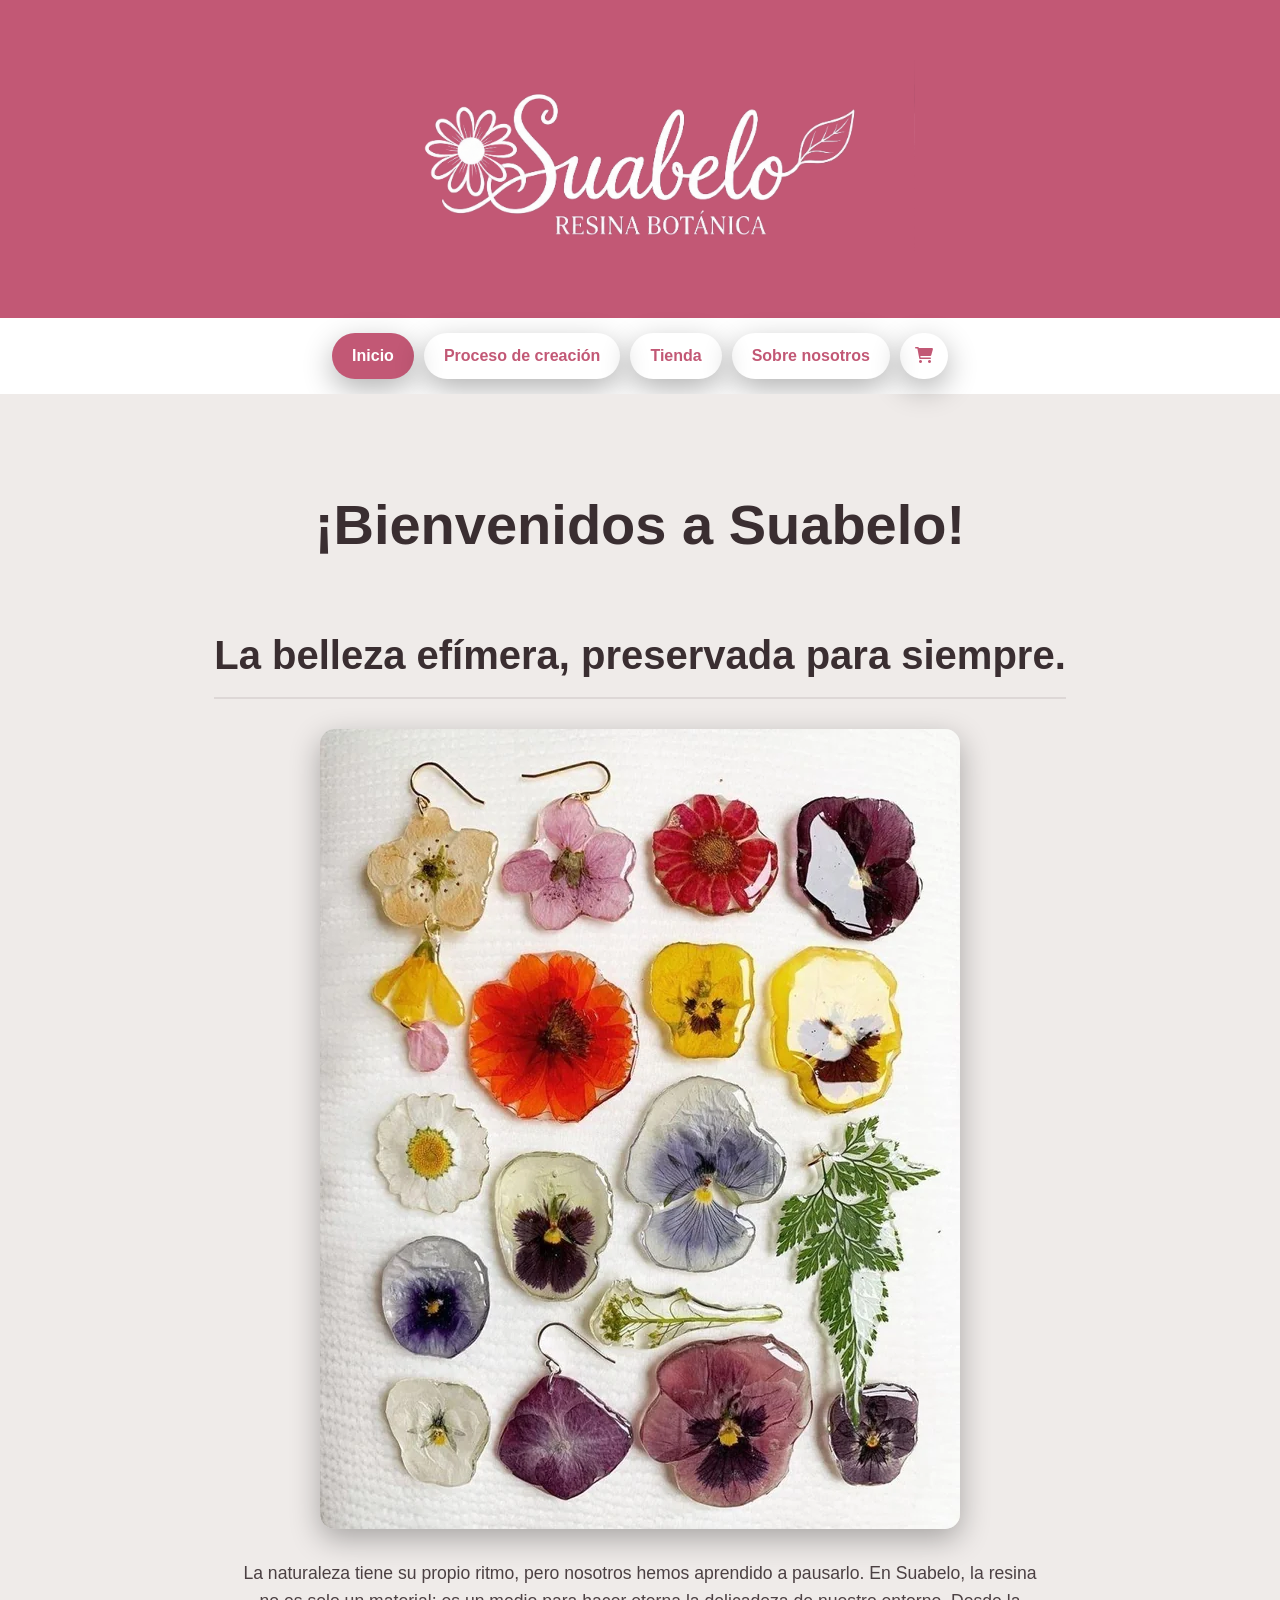
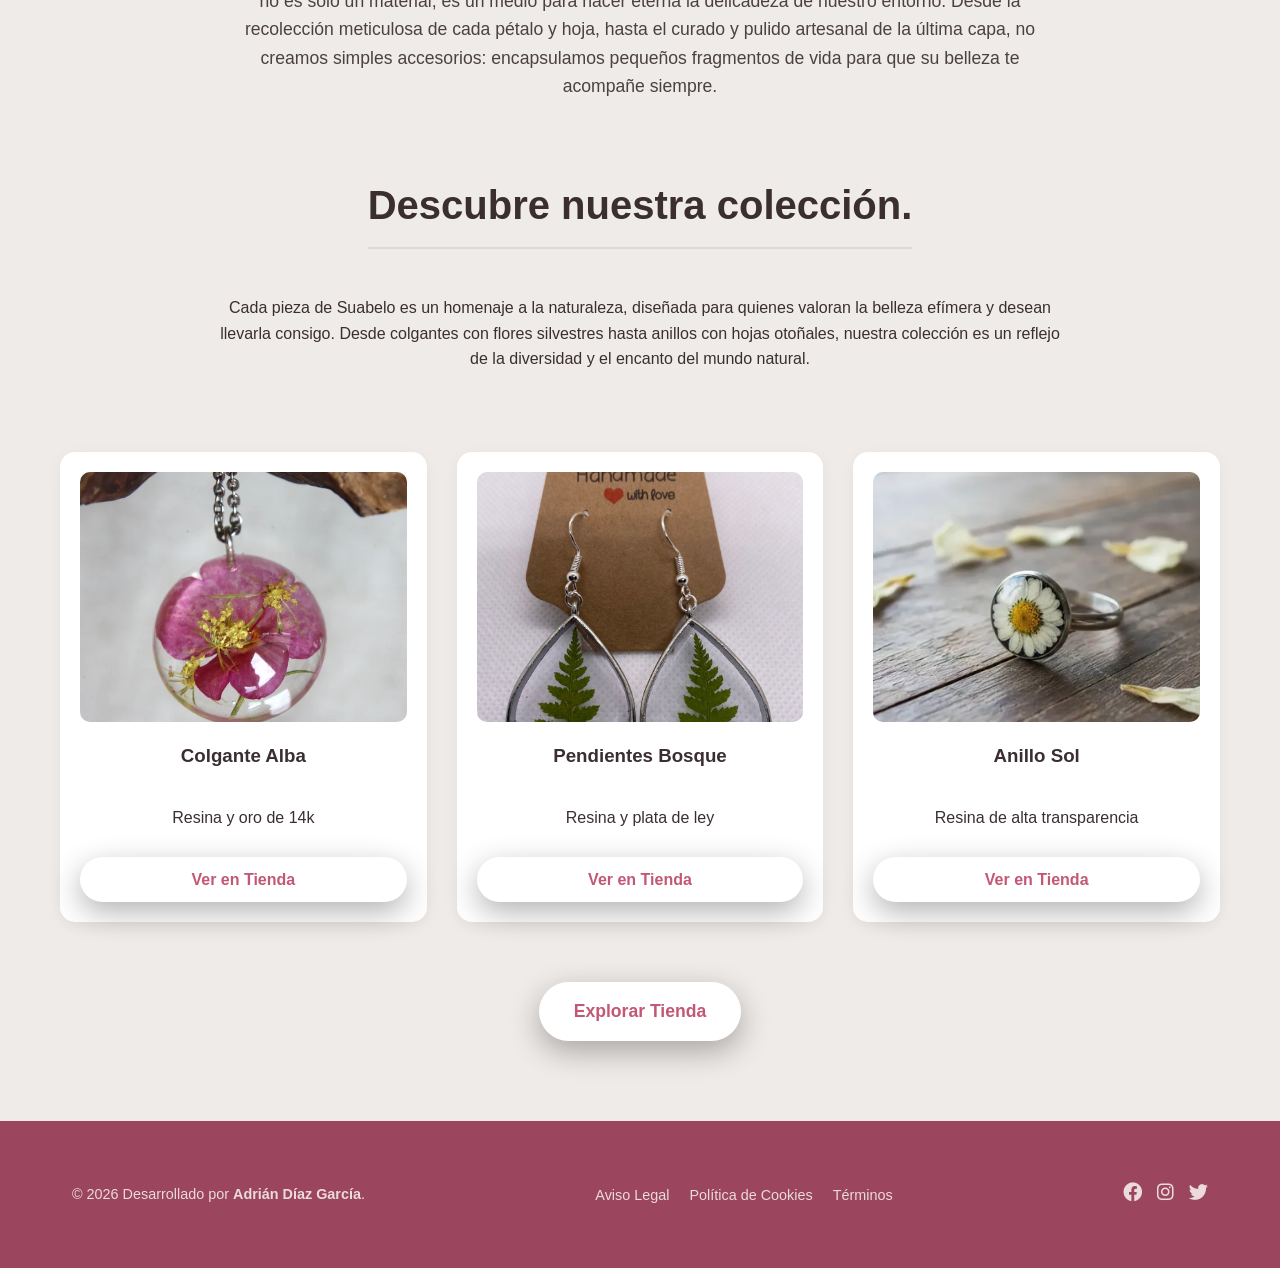
<file: Web/index.html>
<!DOCTYPE html>
<html lang="es">
    <head>
        <meta charset="UTF-8">
        <meta name="viewport" content="width=device-width, initial-scale=1.0">
        <meta name="description" content="Suabelo Resina Botánica.">
        <meta name="author" content="[T] Adrián Díaz García">
        <title>Inicio - Suabelo Resina Botánica</title>

        <link rel="stylesheet" href="css/estilos.css">
        <link rel="stylesheet" href="https://cdnjs.cloudflare.com/ajax/libs/font-awesome/6.0.0/css/all.min.css">
    </head>
    <body>
        <header>
            <img src="img/Suabelo_LOGO.png" alt="Logo_de_Suabelo" class="logo">
        </header>   

        <nav class="menu_navegacion">
            <a href="index.html" class="active">Inicio</a>
            <a href="procesocreativo.html">Proceso de creación</a>
            <a href="tienda.html">Tienda</a>
            <a href="sobrenosotros.html">Sobre nosotros</a>
            <a href="carrito.html" class="enlace-carrito" aria-label="Ver carrito de la compra">
            <i class="fas fa-shopping-cart"></i>
                <span class="badge-carrito">0</span> </a>
        </nav>

        <main>
            <section class="hero-intro">
                <h1>¡Bienvenidos a Suabelo!</h1>
                <h2>La belleza efímera, preservada para siempre.</h2>
                
                <div class="hero-image">
                    <img src="img/resin-flowers.webp" alt="Representación de flores sintéticas encapsuladas en resina.">
                </div>
                
                <p>
                    La naturaleza tiene su propio ritmo, pero nosotros hemos aprendido a pausarlo. En Suabelo, la resina no es solo un material; 
                    es un medio para hacer eterna la delicadeza de nuestro entorno. Desde la recolección meticulosa de cada pétalo y hoja, 
                    hasta el curado y pulido artesanal de la última capa, no creamos simples accesorios: encapsulamos pequeños fragmentos de vida 
                    para que su belleza te acompañe siempre.
                </p>
                
            </section>
            <section class="hero-tienda">
                <h2>Descubre nuestra colección.</h2>
                <p>
                    Cada pieza de Suabelo es un homenaje a la naturaleza, diseñada para quienes valoran la belleza efímera y desean llevarla consigo. 
                    Desde colgantes con flores silvestres hasta anillos con hojas otoñales, nuestra colección es un reflejo de la diversidad y el encanto del mundo natural.
                </p>
            </section>
            <section class="tienda-galeria">
                <div class="producto-card">
                    <img src="img/colgante-rosa.webp" alt="Colgante de resina con azalea rosa">
                    <h3>Colgante Alba</h3>
                    <p>Resina y oro de 14k</p>
                    <a href="tienda.html" class="boton-cta">Ver en Tienda</a>
                </div>

                <div class="producto-card">
                    <img src="img/pendientes-helecho.jpg" alt="Pendientes con mini helecho">
                    <h3>Pendientes Bosque</h3>
                    <p>Resina y plata de ley</p>
                    <a href="tienda.html" class="boton-cta">Ver en Tienda</a>
                </div>

                <div class="producto-card">
                    <img src="img/anillo-margarita.webp" alt="Anillo con margarita encapsulada">
                    <h3>Anillo Sol</h3>
                    <p>Resina de alta transparencia</p>
                    <a href="tienda.html" class="boton-cta">Ver en Tienda</a>
                </div>
            </section>

            <a href="tienda.html" class="boton-cta">Explorar Tienda</a>
        </main>
        
        <footer>
            <div class="footer-container">
                <div class="footer-logo">
                    <p>
                        &copy; 2026 Desarrollado por <strong>Adrián Díaz García</strong>.
                    </p>
                </div>
                
                <div class="footer-links">
                    <ul>
                        <li><a href="#">Aviso Legal</a></li>
                        <li><a href="#">Política de Cookies</a></li>
                        <li><a href="#">Términos</a></li>
                    </ul>
                </div>
                
                <div class="footer-social">
                    <a href="#" aria-label="Facebook"><i class="fab fa-facebook"></i></a>
                    <a href="#" aria-label="Instagram"><i class="fab fa-instagram"></i></a>
                    <a href="#" aria-label="Twitter"><i class="fab fa-twitter"></i></a>
                </div>
            </div>
        </footer>
        <script src="js/carrito.js"></script>
    </body>
</html>
</file>
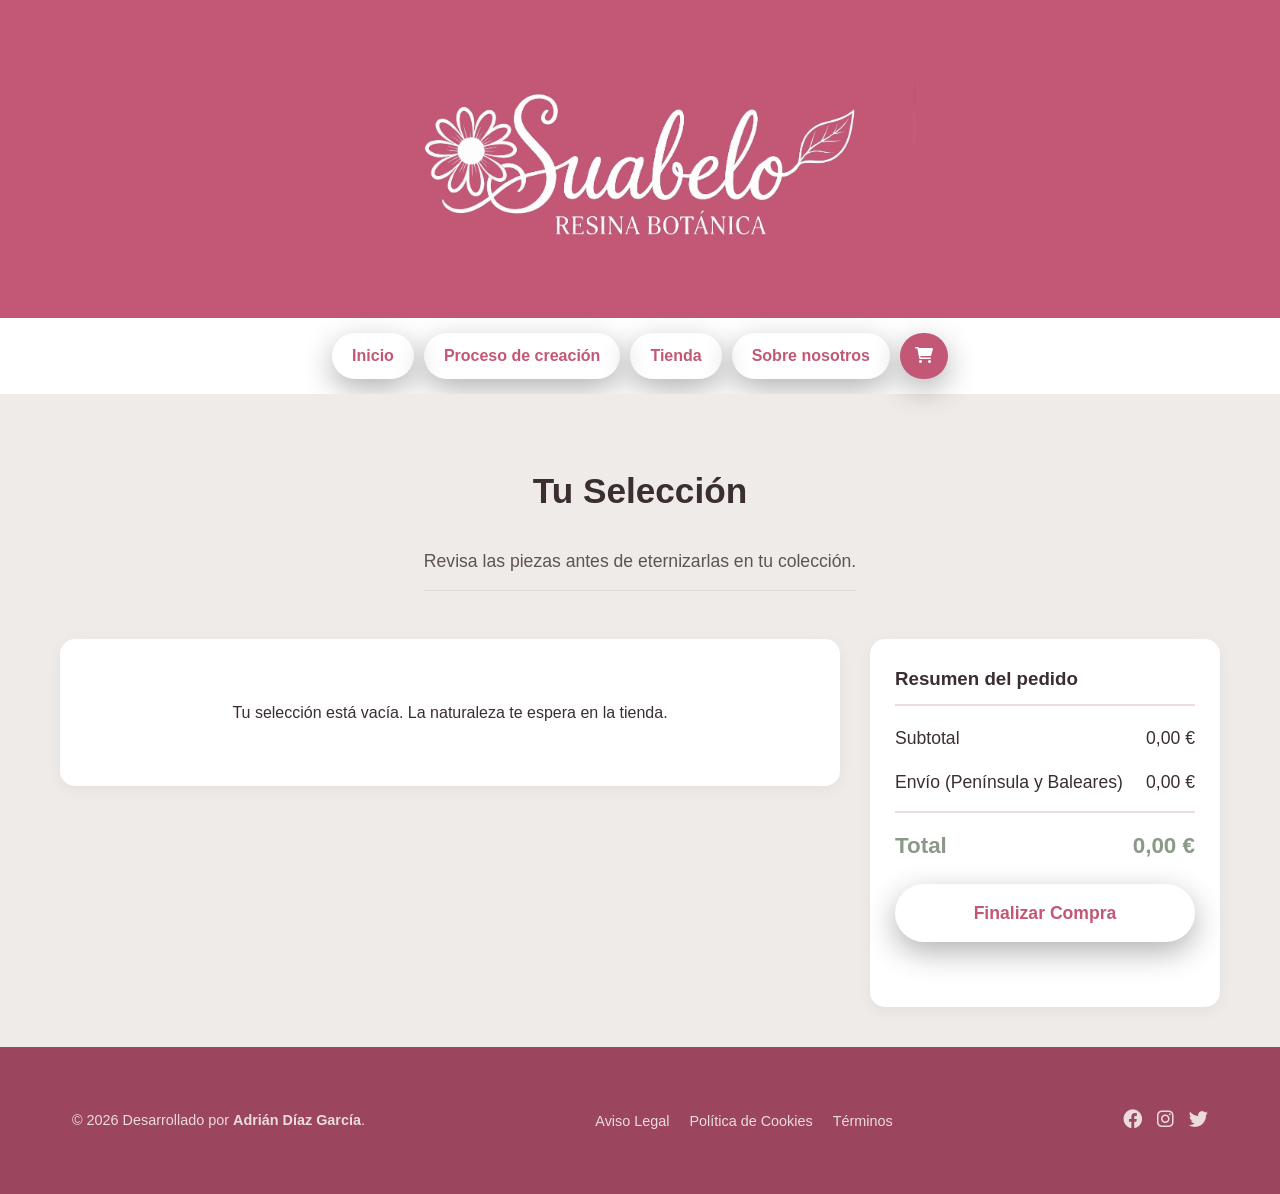
<file: Web/carrito.html>
<!DOCTYPE html>
<html lang="es">
    <head>
        <meta charset="UTF-8">
        <meta name="viewport" content="width=device-width, initial-scale=1.0">
        <meta name="description" content="Carrito de la compra de Suabelo.">
        <meta name="author" content="[T] Adrián Díaz García">
        <title>Carrito - Suabelo Resina Botánica</title>

        <link rel="stylesheet" href="css/estilos.css">
        <link rel="stylesheet" href="https://cdnjs.cloudflare.com/ajax/libs/font-awesome/6.0.0/css/all.min.css">
        
        <style>
            .contenedor-carrito { display: flex; gap: 30px; max-width: 1200px; margin: 0 auto; padding: 0 20px; align-items: flex-start; flex-wrap: wrap; }
            .lista-articulos { flex: 1; min-width: 60%; background: white; border-radius: 15px; padding: 25px; box-shadow: 0 4px 15px rgba(0,0,0,0.05); }
            .resumen-pedido { flex: 0 0 350px; background: white; border-radius: 15px; padding: 25px; box-shadow: 0 4px 15px rgba(0,0,0,0.05); }
            .articulo-carrito { display: flex; align-items: center; gap: 20px; border-bottom: 1px solid var(--color-brand-muted); padding-bottom: 20px; margin-bottom: 20px; }
            .articulo-carrito:last-child { border-bottom: none; margin-bottom: 0; padding-bottom: 0; }
            .articulo-carrito img { width: 100px; height: 100px; object-fit: cover; border-radius: 10px; }
            .info-articulo { flex: 1; }
            .info-articulo h3 { margin: 0 0 5px 0; font-size: 1.2rem; }
            .boton-eliminar { color: #d9534f; background: none; border: none; cursor: pointer; font-size: 1.2rem; }
            .boton-eliminar:hover { color: #c9302c; }
            .resumen-pedido h3 { margin-top: 0; border-bottom: 2px solid var(--color-brand-muted); padding-bottom: 10px; }
            .linea-resumen { display: flex; justify-content: space-between; margin-bottom: 15px; font-size: 1.1rem; }
            .total-resumen { font-weight: bold; font-size: 1.4rem; color: var(--color-accent); border-top: 2px solid var(--color-brand-muted); padding-top: 15px; margin-top: 15px; }
        </style>
    </head>
    <body>
        <header>
            <img src="img/Suabelo_LOGO.png" alt="Logo_de_Suabelo" class="logo">
        </header>   

        <nav class="menu_navegacion">
            <a href="index.html">Inicio</a>
            <a href="procesocreativo.html">Proceso de creación</a>
            <a href="tienda.html">Tienda</a>
            <a href="sobrenosotros.html">Sobre nosotros</a>
            <a href="carrito.html" class="enlace-carrito active" aria-label="Ver carrito de la compra">
                <i class="fas fa-shopping-cart"></i>
                <span class="badge-carrito"></span> 
            </a>
        </nav>

        <main>
            <section class="tienda-header">
                <h1>Tu Selección</h1>
                <p class="tienda-descripcion">Revisa las piezas antes de eternizarlas en tu colección.</p>
            </section>

            <div class="contenedor-carrito">
                
                <div class="lista-articulos">
                    
                    <div class="articulo-carrito">
                        <img src="img/colgante-rosa.webp" alt="Colgante Alba">
                        <div class="info-articulo">
                            <h3>Colgante Alba</h3>
                            <p>Resina y oro de 14k</p>
                        </div>
                        <div class="precio-articulo">
                            <span class="precio">35,00 €</span>
                        </div>
                        <button class="boton-eliminar" aria-label="Eliminar artículo"><i class="fas fa-trash-alt"></i></button>
                    </div>

                    <div class="articulo-carrito">
                        <img src="img/pendientes-helecho.jpg" alt="Pendientes Bosque">
                        <div class="info-articulo">
                            <h3>Pendientes Bosque</h3>
                            <p>Resina y plata de ley</p>
                        </div>
                        <div class="precio-articulo">
                            <span class="precio">28,00 €</span>
                        </div>
                        <button class="boton-eliminar" aria-label="Eliminar artículo"><i class="fas fa-trash-alt"></i></button>
                    </div>

                </div>

                <div class="resumen-pedido">
                    <h3>Resumen del pedido</h3>
                    
                    <div class="linea-resumen">
                        <span>Subtotal</span>
                        <span>63,00 €</span>
                    </div>
                    <div class="linea-resumen">
                        <span>Envío (Península y Baleares)</span>
                        <span>4,50 €</span>
                    </div>
                    
                    <div class="linea-resumen total-resumen">
                        <span>Total</span>
                        <span>67,50 €</span>
                    </div>

                    <a href="#" class="boton-cta" style="width: 100%; text-align: center; margin-top: 20px;">Finalizar Compra</a>
                </div>

            </div>
        </main>
        
        <footer>
            <div class="footer-container">
                <div class="footer-logo">
                    <p>&copy; 2026 Desarrollado por <strong>Adrián Díaz García</strong>.</p>
                </div>
                <div class="footer-links">
                    <ul>
                        <li><a href="#">Aviso Legal</a></li>
                        <li><a href="#">Política de Cookies</a></li>
                        <li><a href="#">Términos</a></li>
                    </ul>
                </div>
                <div class="footer-social">
                    <a href="#" aria-label="Facebook"><i class="fab fa-facebook"></i></a>
                    <a href="#" aria-label="Instagram"><i class="fab fa-instagram"></i></a>
                    <a href="#" aria-label="Twitter"><i class="fab fa-twitter"></i></a>
                </div>
            </div>
        </footer>
        <script src="js/carrito.js"></script>
    </body>
</html>
</file>
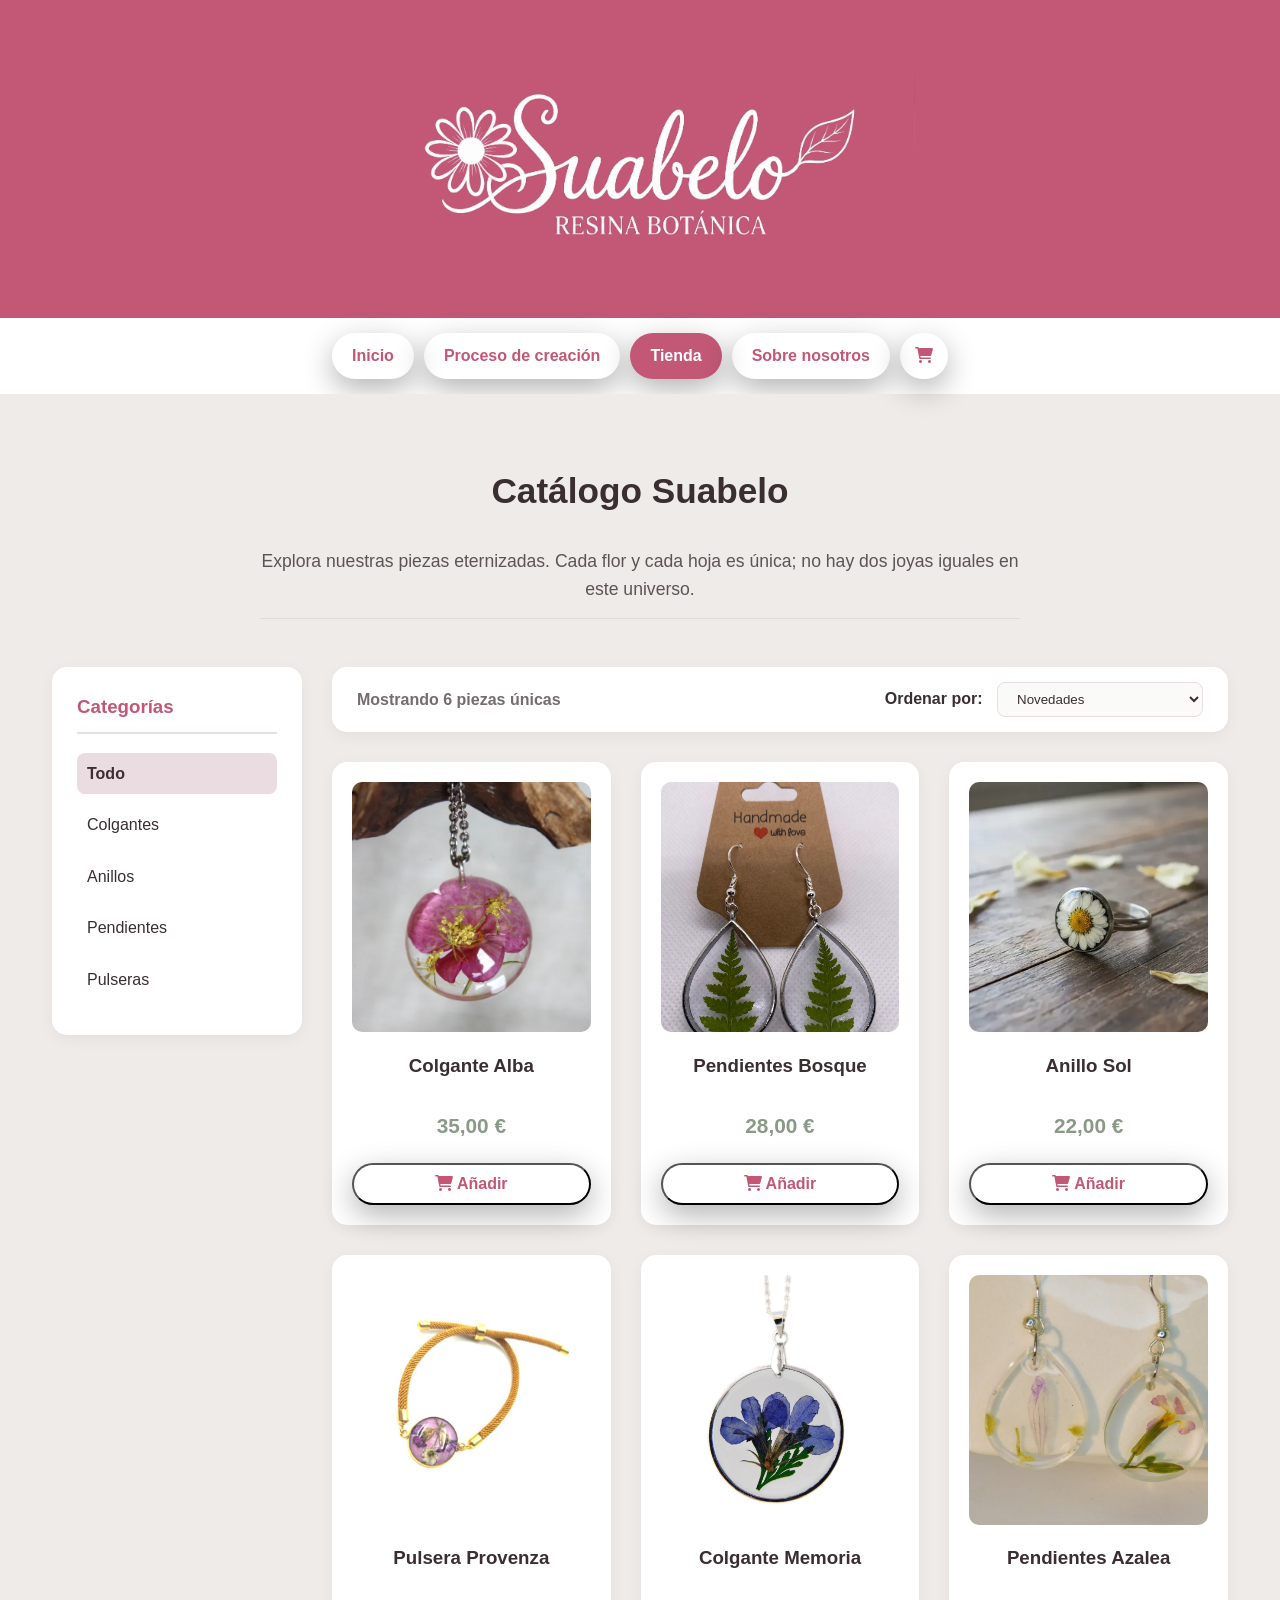
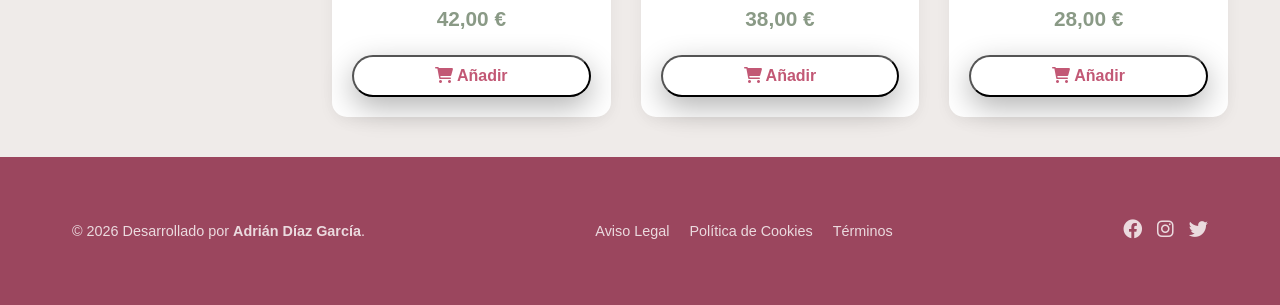
<file: Web/tienda.html>
<!DOCTYPE html>
<html lang="es">
    <head>
        <meta charset="UTF-8">
        <meta name="viewport" content="width=device-width, initial-scale=1.0">
        <meta name="description" content="Catálogo de piezas únicas de Suabelo. Joyería botánica y resina.">
        <meta name="author" content="[T] Adrián Díaz García">
        <title>Tienda - Suabelo Resina Botánica</title>

        <link rel="stylesheet" href="css/estilos.css">
        <link rel="stylesheet" href="https://cdnjs.cloudflare.com/ajax/libs/font-awesome/6.0.0/css/all.min.css">
    </head>
    <body>
        <header>
            <img src="img/Suabelo_LOGO.png" alt="Logo_de_Suabelo" class="logo">
        </header>   

        <nav class="menu_navegacion">
            <a href="index.html">Inicio</a>
            <a href="procesocreativo.html">Proceso de creación</a>
            <a href="tienda.html" class="active">Tienda</a>
            <a href="sobrenosotros.html">Sobre nosotros</a>
            <a href="carrito.html" class="enlace-carrito" aria-label="Ver carrito de la compra">
            <i class="fas fa-shopping-cart"></i>
                <span class="badge-carrito">0</span> </a>
        </nav>

        <main>
            <section class="tienda-header">
                <h1>Catálogo Suabelo</h1>
                <p class="tienda-descripcion">Explora nuestras piezas eternizadas. Cada flor y cada hoja es única; no hay dos joyas iguales en este universo.</p>
            </section>

            <div class="contenedor-tienda">
    
                <aside class="filtros-tienda">
                    <h3>Categorías</h3>
                    <ul>
                        <li><a href="#" class="filtro-activo">Todo</a></li>
                        <li><a href="#">Colgantes</a></li>
                        <li><a href="#">Anillos</a></li>
                        <li><a href="#">Pendientes</a></li>
                        <li><a href="#">Pulseras</a></li>
                    </ul>
                </aside>

                <div class="area-productos">
        
                    <div class="controles-tienda">
                        <p class="contador-resultados">Mostrando 6 piezas únicas</p>
                        <div class="selector-orden">
                            <label for="ordenar">Ordenar por:</label>
                            <select id="ordenar" name="ordenar">
                                <option value="novedades">Novedades</option>
                                <option value="precio-asc">Precio: de menor a mayor</option>
                                <option value="precio-desc">Precio: de mayor a menor</option>
                            </select>
                        </div>
                    </div>
                    <section class="tienda-galeria">
                    
                        <div class="producto-card">
                            <img src="img/colgante-rosa.webp" alt="Colgante de resina con azalea rosa">
                            <h3>Colgante Alba</h3>
                            <p class="precio">35,00 €</p>
                            <button class="boton-cta" data-id="1"><i class="fas fa-shopping-cart"></i> Añadir</button>
                        </div>

                        <div class="producto-card">
                            <img src="img/pendientes-helecho.jpg" alt="Pendientes con mini helecho">
                            <h3>Pendientes Bosque</h3>
                            <p class="precio">28,00 €</p>
                            <button class="boton-cta" data-id="2"><i class="fas fa-shopping-cart"></i> Añadir</button>
                        </div>

                        <div class="producto-card">
                            <img src="img/anillo-margarita.webp" alt="Anillo con margarita encapsulada">
                            <h3>Anillo Sol</h3>
                            <p class="precio">22,00 €</p>
                            <button class="boton-cta" data-id="3"><i class="fas fa-shopping-cart"></i> Añadir</button>
                        </div>

                        <div class="producto-card">
                            <img src="img/pulsera-lavanda.jpg" alt="Pulsera rígida con lavanda">
                            <h3>Pulsera Provenza</h3>
                            <p class="precio">42,00 €</p>
                            <button class="boton-cta" data-id="4"><i class="fas fa-shopping-cart"></i> Añadir</button>
                        </div>

                        <div class="producto-card">
                            <img src="img/colgante-nomeolvides.jpg" alt="Colgante con flor nomeolvides">
                            <h3>Colgante Memoria</h3>
                            <p class="precio">38,00 €</p>
                            <button class="boton-cta" data-id="5"><i class="fas fa-shopping-cart"></i> Añadir</button>
                        </div>

                        <div class="producto-card">
                            <img src="img/pendientes-azalea.jpg" alt="Pendientes con azalea">
                            <h3>Pendientes Azalea</h3>
                            <p class="precio">28,00 €</p>
                            <button class="boton-cta" data-id="6"><i class="fas fa-shopping-cart"></i> Añadir</button>
                        </div>
                    </section>
                </div>
            </div>
        </main>
        
        <footer>
            <div class="footer-container">
                <div class="footer-logo">
                    <p>
                        &copy; 2026 Desarrollado por <strong>Adrián Díaz García</strong>.
                    </p>
                </div>
                
                <div class="footer-links">
                    <ul>
                        <li><a href="#">Aviso Legal</a></li>
                        <li><a href="#">Política de Cookies</a></li>
                        <li><a href="#">Términos</a></li>
                    </ul>
                </div>
                
                <div class="footer-social">
                    <a href="#" aria-label="Facebook"><i class="fab fa-facebook"></i></a>
                    <a href="#" aria-label="Instagram"><i class="fab fa-instagram"></i></a>
                    <a href="#" aria-label="Twitter"><i class="fab fa-twitter"></i></a>
                </div>
            </div>
        </footer>
        <script src="js/carrito.js"></script>
    </body>
</html>
</file>
<file: Web/css/estilos.css>
/* =========================================
   ESTILOS GLOBALES VARIABLES CSS (PALETA DE COLORES)
   ========================================= */
:root {
    --color-primary: #ffffff;         /* Blanco puro para contrastes fuertes */
    --color-bg-light: #C25875;        /* El rosa original y elegante de tu logo (Cabecera) */
    
    /* LOS TONOS BOTÁNICOS */
    --color-bg-main: #FAFAF8;         /* Blanco roto cálido (color lino o crema muy suave) para el fondo */
    --color-brand-muted: #EADCE0;     /* Un rosa polvo casi gris, para detalles secundarios */
    --color-text-dark: #3A2E31;       /* Gris carbón con un subtono ciruela, mucho más elegante que el negro puro */
    --color-accent: #8A9A86;          /* Un verde salvia apagado. La botánica necesita hojas, no solo flores. */
}

/* =========================================
   RESET BÁSICO 
 ========================================= */
* {
    box-sizing: border-box;  /* El padding y borde se incluyen en el tamaño total */
}

/* =========================================
   ARQUITECTURA DEL HTML
   ========================================= */
html { 
    scroll-behavior: smooth; /* Desplazamiento suave al navegar por anclas */
    height: 100%;            /* Asegura altura completa de la ventana */
}

/* =========================================
   ESTILOS DEL BODY (CUERPO)
   ========================================= */
body { 
    font-family: Assistant, sans-serif;  /* Aplica la fuente definida en variables */
    background-color: var(--color-bg-light);   /* Color de fondo global */
    color: var(--color-text-dark);           /* Color de texto global */
    line-height: 1.6;                 /* Altura de línea para mejor legibilidad */
    margin: 0;              /* Elimina los márgenes por defecto del navegador */
    
    /* Configuración para "Sticky Footer" (Pie de página pegado abajo) */
    min-height: 100vh;      /* Altura mínima del 100% de la ventana visible */
    display: flex;          /* Activamos el modelo de caja flexible */          
    flex-direction: column;   /* Elementos apilados verticalmente (Header, Main, Footer) */ 
    overflow-x: hidden; /* Corta por lo sano cualquier elemento que intente salirse por los lados */
}

/* =========================================
   ESTILOS DE TIPOGRAFÍA Y ETIQUETAS BASE
   ========================================= */
h1 {
    font-size: 3.5rem;      /* Tamaño de fuente grande para el título principal */
    margin-bottom: 20px;    /* Separación inferior */
    color: var(--color-text-dark); /* Usa el color blanco definido */
}

/* =========================================
   ESTILOS DEL MAIN (CONTENIDO PRINCIPAL) 
   ========================================= */
main {
    flex: 1;
    background-color: #EFEBE9; /* Pon aquí el HEX del color que prefieras */
    width: 100%;
    padding-top: 40px; /* Le damos aire al h1 por arriba */
    padding-bottom: 40px;
    color: var(--color-text-dark); /* Color de texto más oscuro para mejor contraste sobre el fondo claro */
}

/* =========================================
   PIE DE PÁGINA (FOOTER)
   ========================================= */
footer { 
    background-color: rgba(0,0,0,0.2); /* Fondo ligeramente más oscuro */
    padding: 3rem 0;                   /* Altura del footer */
    margin-top: auto;                  /* Empuja hacia abajo si sobra espacio */
} 

.footer-container { 
    max-width: 1200px;           /* Ancho máximo contenido */
    margin: 0 auto;              /* Centrado */
    display: flex;               /* Flexbox para columnas */
    justify-content: space-between; /* Distribución espaciada */
    align-items: center;         /* Alineación vertical */
    padding: 0 2rem; 
    flex-wrap: wrap;             /* Adaptable a móviles */
    gap: 20px;
} 

.footer-logo {
    color: var(--color-primary); /* Texto blanco */
    text-decoration: none;
    font-size: 0.9rem;
    opacity: 0.8;               /* Un poco transparente por defecto */
    transition: opacity 0.3s;
}

/* Enlaces del Footer */
.footer-links ul {
    list-style: none;   /* Sin puntos */
    padding: 0;
    margin: 0;
    display: flex;      /* Enlaces en horizontal */
    gap: 20px;          /* Separación */
}

.footer-links a, .footer-social a {
    color: var(--color-primary); /* Texto blanco */
    text-decoration: none;
    font-size: 0.9rem;
    opacity: 0.8;               /* Un poco transparente por defecto */
    transition: opacity 0.3s;
}

.footer-links a:hover, .footer-social a:hover {
    opacity: 1;                 /* Totalmente visible al pasar ratón */
    text-decoration: underline;
}

/* Redes Sociales */
.footer-social {
    display: flex;
    gap: 15px; /* Separación entre iconos */
}

.footer-social i {
    font-size: 1.2rem; /* Tamaño de iconos */
}

/* =========================================
   ESTILOS DEL HEADER (CABECERA)
   ========================================= */
header {       
    margin: 60px auto 0 auto;  /* Margen superior grande, centrado horizontal, inferior pequeño */
    max-width: 1200px;            /* Ancho máximo del contenido */
    width: 100%;                  /* Ocupa el ancho disponible */
    text-align: center;           /* Centra el texto y elementos inline */
    padding: 0 20px;              /* Espacio interno lateral */
}

/* =========================================
   LISTAS DE RECURSOS (CAJA BLANCA)
   ========================================= */
.link-list, .videos-list {
    background: white;           /* Fondo blanco sólido */
    border-radius: 20px;         /* Bordes redondeados */
    padding: 30px 50px;          /* Espacio interno generoso */
    width: fit-content;          /* La caja se ajusta al contenido */
    max-width: 100%;             /* No desborda en móviles */
    margin: 0 auto 40px auto;    /* Centrado horizontal */
    text-align: left;            /* Texto alineado a la izquierda */
    color: var(--color-bg-light); /* Texto morado oscuro (contraste sobre blanco) */
}

.link-list h3, .videos-list h3 {
    color: var(--color-bg-light); /* Títulos en morado */
}

.link-list ol, .videos-list ol {
    padding-left: 20px; /* Sangría de la lista */
}

.link-list li, .videos-list li {
    margin-bottom: 15px; /* Separación entre enlaces */
    color: var(--color-bg-light);
}

.link-list a, .videos-list a {
    color: var(--color-bg-light); /* Enlaces en fucsia */
    font-weight: bold;            /* Negrita */
    text-decoration: underline;   /* Subrayado */
}

.link-list a:hover, .videos-list a:hover {
    color: var(--color-bg-light); /* Cambio de color al pasar el ratón (Feedback) */
}

/* =========================================
   BOTONES (CTA - Call To Action)
   ========================================= */
.boton-cta {
    display: block;             /* Deja de ser texto y se convierte en un bloque estructural */
    width: fit-content;         /* Evita que el bloque ocupe toda la pantalla de lado a lado */
    margin: 40px auto;          /* Centrado mágico: empuja igual desde la izquierda y la derecha */

    padding: 15px 35px;             /* Tamaño del botón */
    background-color: var(--color-primary); /* Fondo blanco */
    color: var(--color-bg-light);           /* Texto morado */
    text-decoration: none;          /* Sin subrayado */
    font-weight: bold;              
    font-size: 1.1rem;
    border-radius: 50px;            /* Forma de píldora */
    transition: transform 0.2s ease, box-shadow 0.2s ease; /* Animación */
    margin-top: 20px;
    box-shadow: 0 10px 30px rgba(0,0,0,0.3); /* Sombra difusa para dar profundidad */
}

.boton-cta:hover {
    background-color: var(--color-bg-light); /* Fondo morado al pasar el ratón */
    color: var(--color-primary);             /* Texto blanco al pasar el ratón */
    transform: scale(1.05); /* Efecto pop/zoom */
    box-shadow: 0 0 20px rgba(255,255,255,0.5); /* Resplandor exterior */
    
}

/* =========================================
   EL CONTENEDOR PRINCIPAL (La estantería) 
   ========================================= */
.tienda-galeria {
    display: grid;
    grid-template-columns: repeat(auto-fit, minmax(250px, 1fr)); 
    gap: 30px; /* El espacio exacto entre cada tarjeta de producto */
    
    padding: 40px 20px;
    max-width: 1200px; /* Para que no se estire hasta el infinito en pantallas gigantes */
    margin: 0 auto;    /* Lo centramos */
}

/* =========================================
   LAS TARJETAS (vitrinas individuales)
   ========================================= */
.producto-card img {
    width: 100%;
    height: 250px; /* Forzamos una altura fija para todas */
    object-fit: cover; /* Hace que la imagen llene el espacio sin deformarse, recortando lo sobrante */
    border-radius: 10px;
}

/* =========================================
   ALINEACIÓN PERFECTA DEL CONTENIDO 
   =========================================*/
.producto-card {
    background: white;
    border-radius: 15px;
    padding: 20px;
    text-align: center;
    box-shadow: 0 4px 15px rgba(0,0,0,0.05);
    transition: transform 0.3s ease;
    /* Añadimos Flexbox a la tarjeta para empujar el botón siempre al fondo */
    display: flex;
    flex-direction: column;
    justify-content: space-between;
    height: 100%; 
}

.producto-card:hover {
    transform: translateY(-10px); /* La tarjeta "levita" un poco hacia arriba */
}

/* =========================================
   SECCIONES ESPECÍFICAS (HERO, MODELOS, RECURSOS, TIENDA)
     Y ELEMENTOS DE NAVEGACIÓN
   ========================================= */
.menu_navegacion {
    display: flex;
    justify-content: center;
    flex-wrap: wrap;
    gap: 10px;
    align-items: center;
    padding: 15px 0; 
    background: white;
    border-radius: 0;       
    margin-top: 30px;       
    margin-bottom: 0;    
}

.menu_navegacion a {
    display: inline-block;           /* Comportamiento de bloque en línea */
    text-decoration: none;           /* Elimina el subrayado del enlace */
    color: var(--color-bg-light);    /* Color de texto morado (invertido) */
    font-weight: bold;               /* Texto en negrita */
    padding: 10px 20px;              /* Zona clicleable más amplia */
    border-radius: 50px;             /* Bordes redondeados en cada botón */
    transition: transform 0.2s ease, box-shadow 0.2s ease; /* Animación */
    box-shadow: 0 10px 30px rgba(0,0,0,0.3); /* Sombra difusa para dar profundidad */
}

.menu_navegacion a:hover { 
    background-color: var(--color-bg-light); /* Fondo morado al pasar el ratón */
    color: var(--color-primary);             /* Texto blanco al pasar el ratón */
    transform: scale(1.05);                  /* Ligero aumento de tamaño (Zoom) */
}

.menu_navegacion a.active {
    background-color: var(--color-bg-light); /* Marca visual para la página actual */
    color: var(--color-primary);
}

/* =========================================
   CARRITO DE COMPRA (NAV)
   ========================================= */
.menu_navegacion .enlace-carrito {
    position: relative; /* Clave para que la burbuja de cantidad se posicione respecto al botón */
    padding: 10px 15px; 
}

.badge-carrito {
    position: absolute;
    top: -5px;
    right: -5px;
    background-color: var(--color-accent); /* Tu verde botánico */
    color: white;
    font-size: 0.8rem;
    font-weight: bold;
    padding: 2px 7px;
    border-radius: 50%;
    box-shadow: 0 2px 5px rgba(0,0,0,0.2);
    /* Desactiva clics en la burbuja para que no interfiera con el botón */
    pointer-events: none; 
}

/* Oculta la burbuja por completo si no tiene ningún texto/número dentro */
.badge-carrito:empty {
    display: none;
}

/* =========================================
   SECCIONES HERO (INTRODUCCIÓN)
   ========================================= */
.hero-intro {
    max-width: 900px;       /* Limita el ancho del texto para leer mejor */
    margin: 40px auto;      /* Centrado con margen vertical */
    text-align: center;     /* Texto centrado */
    padding: 0 20px;        /* Margen de seguridad lateral */
}

.hero-intro h2,
.hero-tienda h2 {
    font-size: 2.5rem;            /* Tamaño de subtítulo */
    margin-bottom: 30px;          /* Separación inferior */
    color: var(--color-text-dark);  /* Color oscuro para mejor contraste */
    border-bottom: 2px solid rgba(58, 46, 49, 0.1); /* Línea decorativa sutil */
    padding-bottom: 10px;         /* Espacio hasta la línea */
    display: inline-block;        /* La línea ocupa solo lo que mide el texto */
}

.hero-intro p {
    font-size: 1.1rem;      /* Texto ligeramente más grande que el estándar */
    margin-bottom: 30px;    
    opacity: 0.9;           /* Ligera transparencia para jerarquía visual */
    max-width: 800px;       /* Ancho máximo del párrafo */
    margin-left: auto;      /* Centrado automático izquierda */
    margin-right: auto;     /* Centrado automático derecha */    
}

.hero-tienda {
    max-width: 900px;       /* Limita el ancho del texto para leer mejor */
    margin: 40px auto;      /* Centrado con margen vertical */
    text-align: center;     /* Texto centrado */
    padding: 0 20px;        /* Margen de seguridad lateral */
}

/* =========================================
   IMÁGENES DESTACADAS 
   ========================================= */

.logo {
    display: block;           /* La convertimos en bloque para que ocupe su propia línea */
    margin: 0 auto 30px auto; /* Centrado mágico: 'auto' a los lados empuja la imagen al centro */
    max-width: 550px;         /* Cambia este 250px hasta que el logo tenga el tamaño que buscas */
    height: auto;             /* Mantiene la proporción original para que no se deforme */
}

.hero-image {
    display: flex;              /* Flexbox para centrar la imagen */
    justify-content: center;    /* Centrado horizontal */
    width: 100%;                
    margin-bottom: 30px;        /* Espacio debajo de la imagen */
}

.hero-image img {
    max-width: 100%;        /* La imagen nunca será más ancha que su contenedor (Responsive) */
    height: auto;           /* Mantiene la proporción de aspecto */
    border-radius: 15px;    /* Bordes redondeados */
    box-shadow: 0 10px 30px rgba(0,0,0,0.3); /* Sombra difusa para dar profundidad */
}

/* =========================================
   ESTRUCTURA DE LA TIENDA (LAYOUT)
   ========================================= */
.contenedor-tienda {
    display: flex;
    gap: 30px;
    max-width: 95%; /* Para que no se estire demasiado en pantallas gigantes */
    margin: 0 auto;
    padding: 0 20px;
    align-items: flex-start; /* Evita que la barra lateral se estire verticalmente */
}

/* =========================================
   BARRA LATERAL DE FILTROS
   ========================================= */
.filtros-tienda {
    flex: 0 0 250px; /* Ancho fijo para la barra lateral */
    background: white;
    padding: 25px;
    border-radius: 15px;
    box-shadow: 0 4px 15px rgba(0,0,0,0.05);
}

.filtros-tienda h3 {
    margin-top: 0;
    color: var(--color-bg-light);
    border-bottom: 2px solid var(--color-brand-muted);
    padding-bottom: 10px;
}

.filtros-tienda ul {
    list-style: none;
    padding: 0;
    margin: 0;
}

.filtros-tienda li {
    margin-bottom: 10px;
}

.filtros-tienda a {
    text-decoration: none;
    color: var(--color-text-dark);
    display: block;
    padding: 8px 10px;
    border-radius: 8px;
    transition: background-color 0.2s, color 0.2s;
}

.filtros-tienda a:hover, .filtros-tienda a.filtro-activo {
    background-color: var(--color-brand-muted);
    color: var(--color-text-dark);
    font-weight: bold;
}

/* =========================================
   AJUSTES PARA LA GALERÍA DENTRO DE LA TIENDA
   ========================================= */
/* Sobrescribimos ligeramente tu .tienda-galeria para que encaje junto a los filtros */
.contenedor-tienda .tienda-galeria {
    max-width: none; /* Quitamos el límite de ancho para que se adapte al espacio disponible */
    padding: 0; /* Quitamos el padding extra porque el contenedor ya lo tiene */
    margin: 0; 
}

.precio {
    font-size: 1.3rem;
    font-weight: bold;
    color: var(--color-accent); /* Usamos el verde salvia apagado */
    margin: 10px 0;
}

.producto-card .boton-cta {
    margin: 10px auto 0 auto;
    padding: 10px 20px;
    font-size: 1rem;
    width: 100%; /* El botón ocupa el ancho de la tarjeta */
}

.tienda-header {
    max-width: 800px;       
    margin: 10px auto 30px auto; /* Reducimos el margen superior e inferior drásticamente */
    text-align: center;     
    padding: 0 20px;        
}

.tienda-header h1 {
    font-size: 2.2rem; /* Ligeramente más pequeño que el H1 del inicio */
    margin-bottom: 10px; /* Acercamos el título al texto descriptivo */
}

.tienda-descripcion {
    font-size: 1.1rem;
    color: var(--color-text-dark);  
    border-bottom: 1px solid rgba(58, 46, 49, 0.1); /* Línea más fina */
    padding-bottom: 15px;         
    display: inline-block;        
    opacity: 0.8; /* Le quitamos un poco de peso visual frente a los productos */
}

/* =========================================
   ÁREA DE PRODUCTOS Y BARRA DE ORDENACIÓN
   ========================================= */
/* Este contenedor sustituye a la galería a la hora de pelear por el espacio con los filtros */
.area-productos {
    flex: 1; 
    display: flex;
    flex-direction: column;
    max-width: none;
}

.controles-tienda {
    display: flex;
    justify-content: space-between; /* Texto a la izquierda, selector a la derecha */
    align-items: center;
    background: white;
    padding: 15px 25px;
    border-radius: 15px;
    margin-bottom: 30px; /* Espacio antes de que empiecen las tarjetas */
    box-shadow: 0 4px 15px rgba(0,0,0,0.05);
}

.contador-resultados {
    margin: 0;
    color: var(--color-text-dark);
    font-weight: bold;
    opacity: 0.7;
}

.selector-orden label {
    margin-right: 10px;
    color: var(--color-text-dark);
    font-weight: bold;
}

.selector-orden select {
    padding: 8px 15px;
    border-radius: 8px;
    border: 1px solid var(--color-brand-muted);
    color: var(--color-text-dark);
    font-family: inherit; /* Usa la fuente Assistant automáticamente */
    background-color: var(--color-bg-main);
    cursor: pointer;
    outline: none;
    transition: border-color 0.3s ease;
}

.selector-orden select:focus {
    border-color: var(--color-accent);
}

/* =========================================
   MEDIA QUERIES (MÓVILES Y TABLETS)
   ========================================= */
@media (max-width: 768px) {
    
    /* 1. Apilamos el contenedor principal */
    .contenedor-tienda {
        flex-direction: column; /* Cambia la dirección de horizontal a vertical */
    }

    /* 2. La barra de filtros pasa a ocupar todo el ancho arriba */
    .filtros-tienda {
        flex: none; /* Le quitamos el ancho fijo de 250px */
        width: 100%; 
        margin-bottom: 10px; /* Separación con los productos */
    }

    /* 3. La barra de ordenar se vuelve vertical para que no se salga de la pantalla */
    .controles-tienda {
        flex-direction: column;
        gap: 15px;
        text-align: center;
    }

    /* 4. Ajustes generales de texto para que no desborde en pantallas pequeñas */
    h1 {
        font-size: 2.5rem; 
    }
    
    .tienda-header h1 {
        font-size: 1.8rem;
    }
    
    .menu_navegacion {
        flex-direction: column; /* Apila los enlaces del menú en móviles */
        width: 100%;
    }
}
</file>
